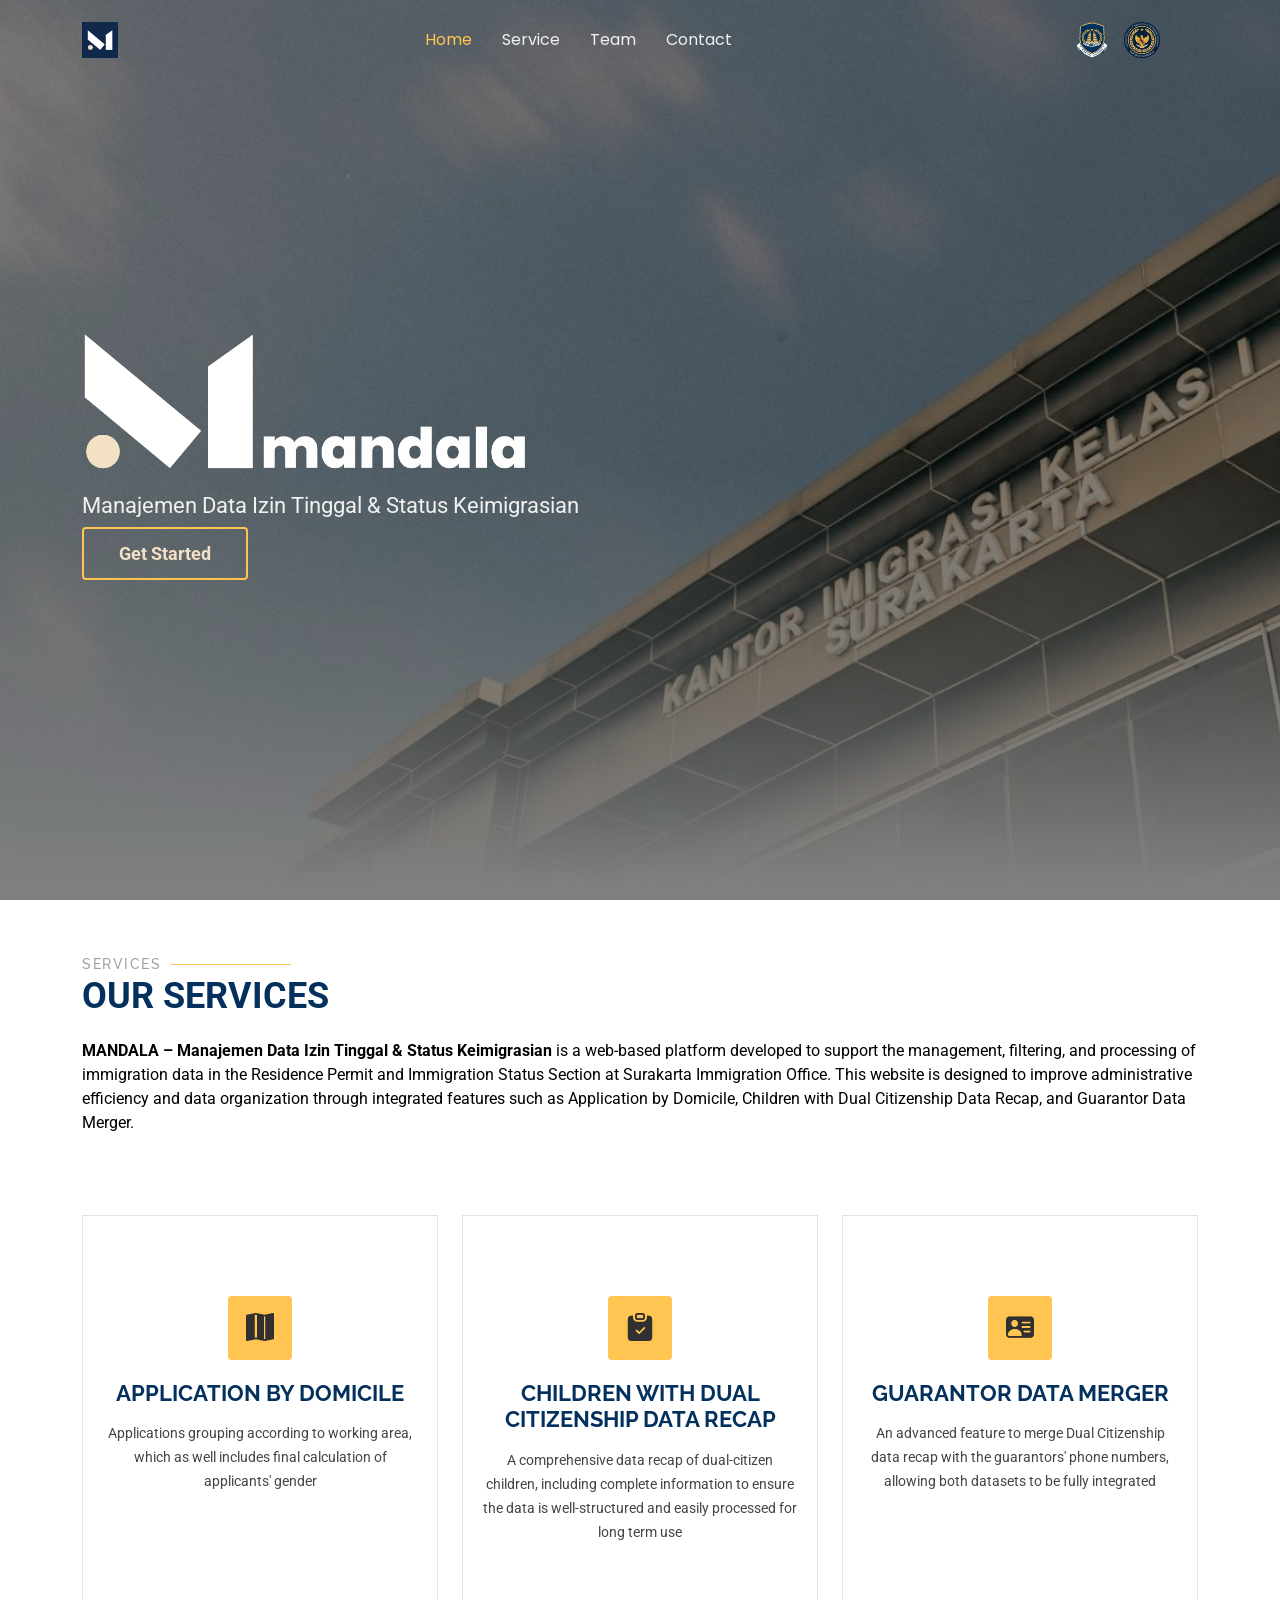
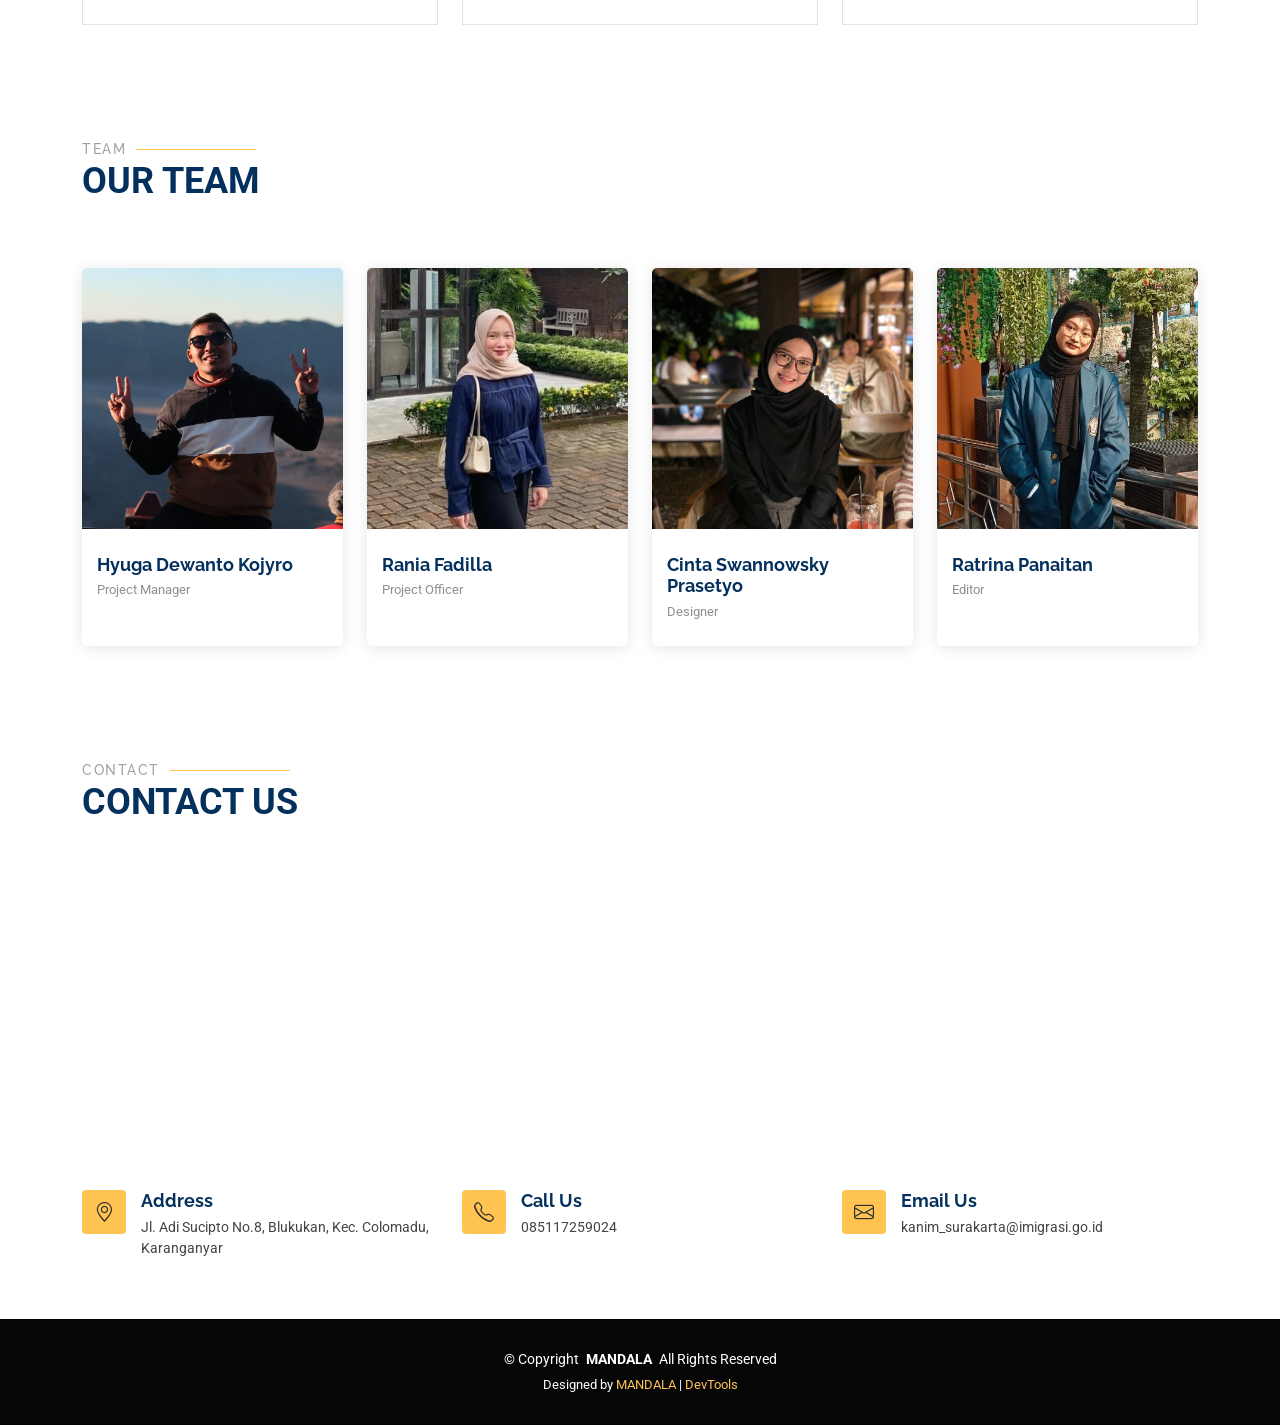
<file: templates/index.html>
<!DOCTYPE html>
<html lang="en">

<head>
  <meta charset="utf-8">
  <meta content="width=device-width, initial-scale=1.0" name="viewport">
  <title>Mandala</title>
  <meta name="description" content="">
  <meta name="keywords" content="">

  <!-- Favicons -->
  <link href="/assets/img/logo-mandala.jpeg" rel="icon">
  <link href="/assets/img/logo-mandala.jpeg" rel="sipadi icon">

  <!-- Fonts -->
  <link href="https://fonts.googleapis.com" rel="preconnect">
  <link href="https://fonts.gstatic.com" rel="preconnect" crossorigin>
  <link
    href="https://fonts.googleapis.com/css2?family=Roboto:ital,wght@0,100;0,300;0,400;0,500;0,700;0,900;1,100;1,300;1,400;1,500;1,700;1,900&family=Poppins:ital,wght@0,100;0,200;0,300;0,400;0,500;0,600;0,700;0,800;0,900;1,100;1,200;1,300;1,400;1,500;1,600;1,700;1,800;1,900&family=Raleway:ital,wght@0,100;0,200;0,300;0,400;0,500;0,600;0,700;0,800;0,900;1,100;1,200;1,300;1,400;1,500;1,600;1,700;1,800;1,900&display=swap"
    rel="stylesheet">

  <!-- Vendor CSS Files -->
  <link href="/assets/vendor/bootstrap/css/bootstrap.min.css" rel="stylesheet">
  <link href="/assets/vendor/bootstrap-icons/bootstrap-icons.css" rel="stylesheet">
  <link href="/assets/vendor/aos/aos.css" rel="stylesheet">
  <link href="/assets/vendor/swiper/swiper-bundle.min.css" rel="stylesheet">
  <link href="/assets/vendor/glightbox/css/glightbox.min.css" rel="stylesheet">

  <!-- Main CSS File -->
  <link href="/assets/css/main.css" rel="stylesheet">

</head>

<body class="index-page">

  <header id="header" class="header d-flex align-items-center fixed-top">
    <div class="container-fluid container-xl position-relative d-flex align-items-center justify-content-between">

      <a href="{{ url_for('index') }}" class="logo d-flex align-items-center me-auto me-lg-0">
        <!-- Uncomment the line below if you also wish to use an image logo -->
        <img src="/assets/img/logo-mandala_v2.jpeg" alt="">
        <!-- <h1 class="sitename">MANDALA</h1>
        <span>.</span> -->
      </a>

      <nav id="navmenu" class="navmenu">
        <ul>
          <li><a href="#hero" class="active">Home<br></a></li>
          <li><a href="#services">Service</a></li>
          <li><a href="#team">Team</a></li>
          <li><a href="#contact">Contact</a></li>
        </ul>
        <i class="mobile-nav-toggle d-xl-none bi bi-list"></i>
      </nav>

      <a class="btn-getstarteds logo d-flex align-items-center me-auto me-lg-0" href="#">
        <img src="/assets/img/logo-imigrasi.png" alt="Logo Imigrasi" class="logo-img">
        <img src="/assets/img/logo-kemenipas.png" alt="Logo Kedua" class="logo-img ms-2">
      </a>

    </div>
  </header>

  <main class="main">

    <!-- Hero Section -->
    <section id="hero" class="hero section dark-background">

      <!-- ✅ Background (pakai class khusus) -->
      <img src="/assets/img/bg-mandala.JPG" alt="Background" class="hero-bg">

      <div class="container">
        <div class="row align-items-center" data-aos="fade-up" data-aos-delay="100">

          <!-- ✅ Kiri -->
          <div class="col-xl-6 col-lg-8 text-start">

            <img src="/assets/img/mandala-bg.png" alt="Logo Mandala" class="hero-logo">

            <p class="hero-text">
              Manajemen Data Izin Tinggal & Status Keimigrasian
            </p>

            <a class="btn-getstarted" href="#services" style="margin-left: auto; padding: 14px 35px; font-size: 18px; font-weight: bold; color: #F2E1C4 ;">
              Get Started
            </a>
          </div>

        </div>
      </div>

    </section>

    </section><!-- /Hero Section -->

    <!-- Services Section -->
    <section id="services" class="services section">

      <!-- Section Title -->
      <div class="container section-title" data-aos="fade-up">
        <h2>Services</h2>
        <p>our Services</p>

        <p class="mt-3 text-mandala">
          <b>MANDALA – Manajemen Data Izin Tinggal & Status Keimigrasian</b> is a web-based platform developed to support the management, filtering, and processing of immigration data in the Residence Permit and Immigration Status Section at Surakarta Immigration Office. This website is designed to improve administrative efficiency and data organization through integrated features such as Application by Domicile, Children with Dual Citizenship Data Recap, and Guarantor Data Merger. 
        </p>

      </div><!-- End Section Title -->

      <div class="container">

        <div class="row gy-4">

          <div class="col-lg-4 col-md-6" data-aos="fade-up" data-aos-delay="100">
            <div class="service-item position-relative">
              <div class="icon">
                <i class="bi bi-map-fill"></i>
              </div>
              <a href="/rekap_kabupaten" target="_blank" class="stretched-link">
                <h3>APPLICATION BY DOMICILE</h3>
              </a>
              <p>Applications grouping according to working area, which as well includes final calculation of applicants' gender</p>
            </div>
          </div><!-- End Service Item -->

          <div class="col-lg-4 col-md-6" data-aos="fade-up" data-aos-delay="200">
            <div class="service-item position-relative">
              <div class="icon">
                <i class="bi bi-clipboard-check-fill"></i>
              </div>
              <a href="rekap" target="_blank" class="stretched-link">
                <h3>CHILDREN WITH DUAL CITIZENSHIP DATA RECAP</h3>
              </a>
              <p>
                A comprehensive data recap of dual-citizen children, including complete information to ensure the data is well-structured and easily processed for long term use
              </p>
            </div>
          </div><!-- End Service Item -->

          <div class="col-lg-4 col-md-6" data-aos="fade-up" data-aos-delay="300">
            <div class="service-item position-relative">
              <div class="icon">
                <i class="bi bi-person-vcard-fill"></i>
              </div>
              <a href="mergerdatapenjamin" target="_blank" class="stretched-link">
                <h3>GUARANTOR DATA MERGER</h3>
              </a>
              <p>An advanced feature to merge Dual Citizenship data recap with the guarantors' phone numbers, allowing both datasets to be fully integrated</p>
            </div>
          </div><!-- End Service Item -->


        </div>

      </div>

    </section><!-- /Services Section -->


    <!-- Team Section -->
    <section id="team" class="team section">

      <!-- Section Title -->
      <div class="container section-title" data-aos="fade-up">
        <h2>Team</h2>
        <p>our Team</p>
      </div><!-- End Section Title -->

      <div class="container">

        <div class="row gy-4">

          <div class="col-lg-3 col-md-6 d-flex align-items-stretch" data-aos="fade-up" data-aos-delay="100">
            <div class="team-member">
              <div class="member-img">
                <img src="/assets/img/team/hyuga.jpeg" class="img-fluid" alt="">
                <div class="social">
                  <a href="https://www.instagram.com/hyuga_dk" target="_blank"><i class="bi bi-instagram"></i></a>
                </div>
              </div>
              <div class="member-info">
                <h4>Hyuga Dewanto Kojyro</h4>
                <span>Project Manager</span>
              </div>
            </div>
          </div><!-- End Team Member -->

          <div class="col-lg-3 col-md-6 d-flex align-items-stretch" data-aos="fade-up" data-aos-delay="200">
            <div class="team-member">
              <div class="member-img">
                <img src="/assets/img/team/rania.jpeg" class="img-fluid" alt="">
                <div class="social">
                  <a href="https://www.instagram.com/rnfdla" target="_blank"><i class="bi bi-instagram"></i></a>
                </div>
              </div>
              <div class="member-info">
                <h4>Rania Fadilla</h4>
                <span>Project Officer</span>
              </div>
            </div>
          </div><!-- End Team Member -->

          <div class="col-lg-3 col-md-6 d-flex align-items-stretch" data-aos="fade-up" data-aos-delay="300">
            <div class="team-member">
              <div class="member-img">
                <img src="/assets/img/team/cinta.jpeg" class="img-fluid" alt="">
                <div class="social">
                  <a href="https://www.instagram.com/cintaswp" target="_blank"><i class="bi bi-instagram"></i></a>
                </div>
              </div>
              <div class="member-info">
                <h4>Cinta Swannowsky Prasetyo</h4>
                <span>Designer</span>
              </div>
            </div>
          </div><!-- End Team Member -->

          <div class="col-lg-3 col-md-6 d-flex align-items-stretch" data-aos="fade-up" data-aos-delay="400">
            <div class="team-member">
              <div class="member-img">
                <img src="/assets/img/team/ratrina.jpeg" class="img-fluid" alt="">
                <div class="social">
                  <a href="https://www.instagram.com/ratrina.__" target="_blank"><i class="bi bi-instagram"></i></a>
                </div>
              </div>
              <div class="member-info">
                <h4>Ratrina Panaitan</h4>
                <span>Editor</span>
              </div>
            </div>
          </div><!-- End Team Member -->

        </div>

      </div>

    </section><!-- /Team Section -->

    <!-- Contact Section -->
    <section id="contact" class="contact section">

      <!-- Section Title -->
      <div class="container section-title" data-aos="fade-up">
        <h2>Contact</h2>
        <p>Contact Us</p>
      </div><!-- End Section Title -->

      <div class="container" data-aos="fade-up" data-aos-delay="100">

        <div class="mb-4" data-aos="fade-up" data-aos-delay="200">
          <iframe style="border:0; width: 100%; height: 270px;"
            src="https://www.google.com/maps/embed?pb=!1m18!1m12!1m3!1d988.8214562024654!2d110.77199624666969!3d-7.543776117708953!2m3!1f0!2f0!3f0!3m2!1i1024!2i768!4f13.1!3m3!1m2!1s0x2e7a14635746f5d7%3A0x6d47a03ee145b70b!2sKantor%20Imigrasi%20Kelas%20I%20TPI%20Surakarta!5e0!3m2!1sid!2sid!4v1777445883650!5m2!1sid!2sid"
            frameborder="0" allowfullscreen="" loading="lazy" referrerpolicy="no-referrer-when-downgrade"></iframe>
        </div><!-- End Google Maps -->

        <div class="row gy-4">

          <div class="col-lg-4">
            <div class="info-item d-flex" data-aos="fade-up" data-aos-delay="300">
              <i class="bi bi-geo-alt flex-shrink-0"></i>
              <div>
                <h3>Address</h3>
                <p>Jl. Adi Sucipto No.8, Blukukan, Kec. Colomadu, Karanganyar</p>
              </div>
            </div>
          </div>
          <div class="col-lg-4">
            <div class="info-item d-flex" data-aos="fade-up" data-aos-delay="400">
              <i class="bi bi-telephone flex-shrink-0"></i>
              <div>
                <h3>Call Us</h3>
                <p>085117259024</p>
              </div>
            </div>
          </div>
          <div class="col-lg-4">
            <div class="info-item d-flex" data-aos="fade-up" data-aos-delay="500">
              <i class="bi bi-envelope flex-shrink-0"></i>
              <div>
                <h3>Email Us</h3>
                <p>kanim_surakarta@imigrasi.go.id</p>
              </div>
            </div>
          </div>
        </div>



      </div>

      </div>

    </section><!-- /Contact Section -->

  </main>

  <footer id="footer" class="footer dark-background">




    <div class="copyright">
      <div class="container text-center">
        <p>© <span>Copyright</span> <strong class="px-1 sitename">MANDALA</strong> <span>All Rights Reserved</span></p>
        <div class="credits">
          <!-- All the links in the footer should remain intact. -->
          <!-- You can delete the links only if you've purchased the pro version. -->
          <!-- Licensing information: https://bootstrapmade.com/license/ -->
          <!-- Purchase the pro version with working PHP/AJAX contact form: [buy-url] -->
          Designed by <a href="https://bootstrapmade.com/">MANDALA</a> | <a
            href="https://bootstrapmade.com/tools/">DevTools</a>
        </div>
      </div>
    </div>

  </footer>

  <!-- Scroll Top -->
  <a href="#" id="scroll-top" class="scroll-top d-flex align-items-center justify-content-center"><i
      class="bi bi-arrow-up-short"></i></a>

  <!-- Preloader -->
  <div id="preloader"></div>

  <!-- Vendor JS Files -->
  <script src="/assets/vendor/bootstrap/js/bootstrap.bundle.min.js"></script>
  <script src="/assets/vendor/php-email-form/validate.js"></script>
  <script src="/assets/vendor/aos/aos.js"></script>
  <script src="/assets/vendor/swiper/swiper-bundle.min.js"></script>
  <script src="/assets/vendor/glightbox/js/glightbox.min.js"></script>
  <script src="/assets/vendor/imagesloaded/imagesloaded.pkgd.min.js"></script>
  <script src="/assets/vendor/isotope-layout/isotope.pkgd.min.js"></script>
  <script src="/assets/vendor/purecounter/purecounter_vanilla.js"></script>

  <!-- Main JS File -->
  <script src="/assets/js/main.js"></script>

</body>

</html>
</file>
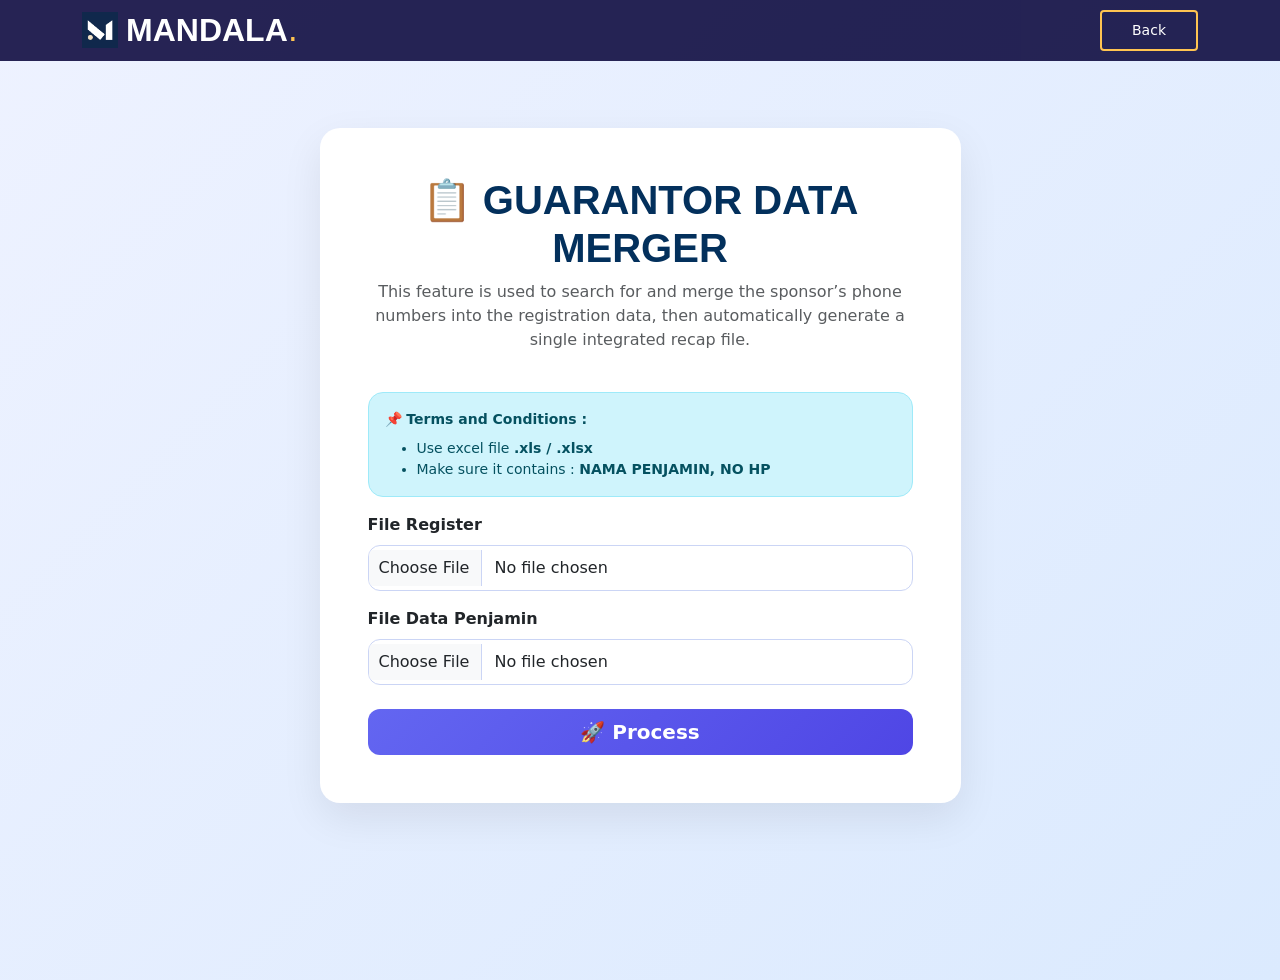
<file: templates/mergerdatapenjamin.html>
<!DOCTYPE html>
<html lang="id">

<head>
    <meta charset="UTF-8">
    <title>Merge Data Penjamin</title>
      <!-- Favicons -->
    <link href="/assets/img/logo-mandala.jpeg" rel="icon">
    <link href="/assets/img/logo-mandala.jpeg" rel="sipadi icon">
    <link href="https://cdn.jsdelivr.net/npm/bootstrap@5.3.3/dist/css/bootstrap.min.css" rel="stylesheet">
    <link rel="stylesheet" href="../assets/css/style.css">
    <link href="/assets/css/main.css" rel="stylesheet">
</head>

<body>

    <header id="header" class="header d-flex align-items-center fixed-top">
        <div class="container-fluid container-xl position-relative d-flex align-items-center justify-content-between">
            <a href="/" class="logo d-flex align-items-center me-auto me-lg-0">
                <img src="/assets/img/logo-mandala_v2.jpeg" alt="">
                <h1 class="sitename">MANDALA</h1>
                <span>.</span>
            </a>
            <a class="btn-getstarted" href="/">Back</a>
        </div>
    </header>

    <div class="container py-5" style="margin-top: 80px;">

        <div class="row justify-content-center">
            <div class="col-md-7">

                <div class="card p-5">

                    <div class="text-center mb-4">
                        <h1 class="fw-bold">📋 GUARANTOR DATA MERGER</h1>
                        <p class="text-muted">This feature is used to search for and merge the sponsor’s phone numbers into the registration data, then automatically generate a single integrated recap file.

                        </p>
                    </div>

                    <div class="alert alert-info">
                        <b>📌 Terms and Conditions :</b>
                        <ul class="mb-0 mt-2">
                            <li>Use excel file <b>.xls / .xlsx</b></li>
                            <li>Make sure it contains : <b>NAMA PENJAMIN, NO HP</b></li>
                        </ul>
                    </div>

                    <form id="formMerge">

                        <div class="mb-3">
                            <label class="form-label fw-semibold">File Register</label>
                            <input type="file" name="file_utama" class="form-control" required>
                        </div>

                        <div class="mb-4">
                            <label class="form-label fw-semibold">File Data Penjamin</label>
                            <input type="file" name="file_penjamin" class="form-control" required>
                        </div>

                        <button class="btn btn-primary btn-lg w-100">
                            🚀 Process
                        </button>
                    </form>

                    <div id="loading" class="text-center mt-3" style="display:none;">
                        <div class="spinner-border text-primary" role="status"></div>
                        <p class="mt-2 text-primary fw-bold">Sedang memproses data...</p>
                    </div>

                </div>

            </div>
        </div>
    </div>

    <div class="modal fade" id="previewModal" tabindex="-1">
        <div class="modal-dialog modal-xl modal-dialog-scrollable">
            <div class="modal-content">
                <div class="modal-header">
                    <h5 class="modal-title fw-bold">📊 Preview Hasil Merge</h5>
                    <button type="button" class="btn-close" data-bs-dismiss="modal"></button>
                </div>
                <div class="modal-body">
                    <div id="tablePreview" class="table-responsive"></div>
                </div>
                <div class="modal-footer">
                    <a href="/download_file" class="btn btn-success">
                        ⬇️ Download Excel
                    </a>
                    <button class="btn btn-secondary" data-bs-dismiss="modal">Tutup</button>
                </div>
            </div>
        </div>
    </div>

    <script src="https://cdn.jsdelivr.net/npm/bootstrap@5.3.3/dist/js/bootstrap.bundle.min.js"></script>

    <script>
    document.getElementById("formMerge").addEventListener("submit", function(e) {
        e.preventDefault();

        let formData = new FormData(this);
        document.getElementById("loading").style.display = "block";

        fetch("/process", {
                method: "POST",
                body: formData
            })
            .then(res => res.json())
            .then(data => {
                document.getElementById("loading").style.display = "none";

                if (data.status === "success") {
                    document.getElementById("tablePreview").innerHTML = data.table;
                    let modal = new bootstrap.Modal(document.getElementById("previewModal"));
                    modal.show();
                } else {
                    alert("Error: " + data.message);
                }
            })
            .catch(err => {
                document.getElementById("loading").style.display = "none";
                alert("Terjadi error pada server");
            });
    });
    </script>

</body>

</html>
</file>
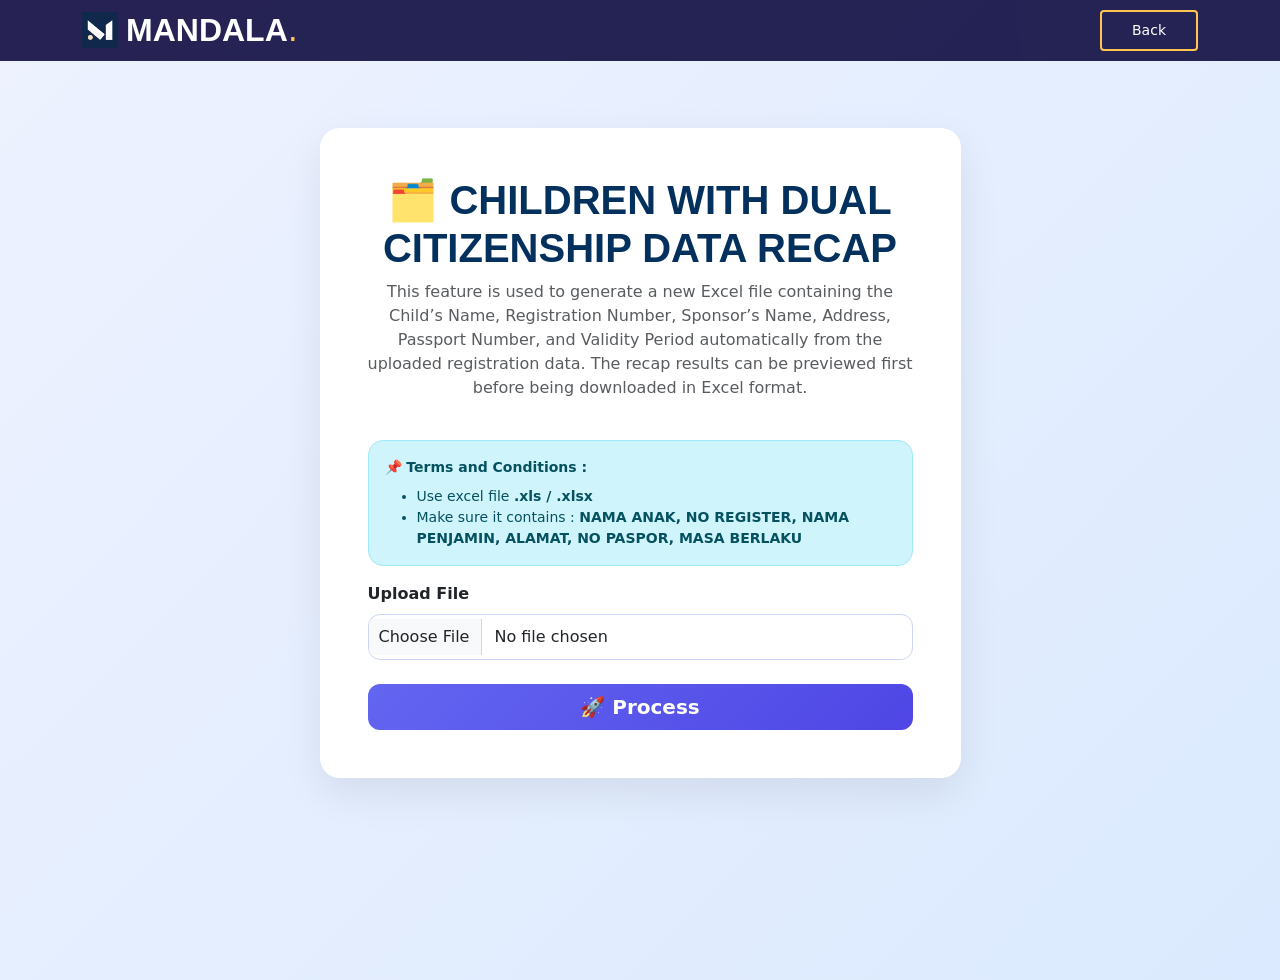
<file: templates/rekap.html>
<!DOCTYPE html>
<html>

<head>
    <meta charset="UTF-8">
    <title>Rekap Data Register</title>
      <!-- Favicons -->
    <link href="/assets/img/logo-mandala.jpeg" rel="icon">
    <link href="/assets/img/logo-mandala.jpeg" rel="sipadi icon">
    <!-- CSS -->
    <link href="https://cdn.jsdelivr.net/npm/bootstrap@5.3.3/dist/css/bootstrap.min.css" rel="stylesheet">
    <link href="/assets/css/style.css" rel="stylesheet">
    <link href="/assets/css/main.css" rel="stylesheet">
</head>

<body>

<!-- HEADER -->
<header id="header" class="header d-flex align-items-center fixed-top">
    <div class="container-fluid container-xl position-relative d-flex align-items-center justify-content-between">

      <a href="/" class="logo d-flex align-items-center me-auto me-lg-0">
        <!-- Uncomment the line below if you also wish to use an image logo -->
        <!-- <img src="assets/img/logo.png" alt=""> -->
        <img src="/assets/img/logo-mandala_v2.jpeg" alt="">
        <h1 class="sitename">MANDALA</h1>
        <span>.</span>
      </a>

      <a class="btn-getstarted" href="/">Back</a>

    </div>
    </header>

<!-- CONTENT -->
<div class="container py-5" style="margin-top:80px;">

    <div class="row justify-content-center">
        <div class="col-md-7">

            <div class="card p-5">

                <div class="text-center mb-4">
                    <h1 class="fw-bold">🗂️ CHILDREN WITH DUAL CITIZENSHIP DATA RECAP</h1>
                    <p class="text-muted">This feature is used to generate a new Excel file containing the Child’s Name, Registration Number, Sponsor’s Name, Address, Passport Number, and Validity Period automatically from the uploaded registration data. The recap results can be previewed first before being downloaded in Excel format.
                    </p>
                </div>

                <!-- INFO -->
                <div class="alert alert-info">
                    <b>📌 Terms and Conditions :</b>
                    <ul class="mb-0 mt-2">
                        <li>Use excel file <b>.xls / .xlsx</b></li>
                        <li>Make sure it contains : <b>NAMA ANAK, NO REGISTER, NAMA PENJAMIN, ALAMAT, NO PASPOR, MASA BERLAKU</b></li>
                    </ul>
                </div>

                <!-- FORM -->
                <form id="formRekap">
                    <div class="mb-4">
                        <label class="form-label fw-semibold">Upload File</label>
                        <input type="file" name="file_rekap" class="form-control" required>
                    </div>

                    <button class="btn btn-primary btn-lg w-100">
                        🚀 Process
                    </button>
                </form>

                <!-- LOADING -->
                <div id="loading" class="text-center mt-3" style="display:none;">
                    <div class="spinner-border text-primary"></div>
                    <p>Processing...</p>
                </div>

            </div>
        </div>
    </div>
</div>

<!-- MODAL (PINDAH KE LUAR) -->
<div class="modal fade" id="previewModal">
    <div class="modal-dialog modal-xl modal-dialog-scrollable">
        <div class="modal-content">

            <div class="modal-header">
                <h5>Preview Rekap</h5>
                <button class="btn-close" data-bs-dismiss="modal"></button>
            </div>

            <div class="modal-body">
                <div id="tablePreview"></div>
            </div>

            <div class="modal-footer">
                <a href="/download_file" class="btn btn-success">⬇️ Download Excel</a>
                <button class="btn btn-secondary" data-bs-dismiss="modal">Tutup</button>
            </div>

        </div>
    </div>
</div>

<!-- JS WAJIB -->
<script src="https://cdn.jsdelivr.net/npm/bootstrap@5.3.3/dist/js/bootstrap.bundle.min.js"></script>

<script>
document.getElementById("formRekap").addEventListener("submit", function(e){
    e.preventDefault();

    let formData = new FormData(this);

    // loading ON
    document.getElementById("loading").style.display = "block";

    fetch("/process_rekap", {
        method: "POST",
        body: formData
    })
    .then(res => res.json())
    .then(data => {

        // loading OFF
        document.getElementById("loading").style.display = "none";

        console.log(data); // debug

        if(data.status === "success"){
            document.getElementById("tablePreview").innerHTML = data.table;

            let modal = new bootstrap.Modal(document.getElementById("previewModal"));
            modal.show();
        } else {
            alert(data.message);
        }
    })
    .catch(err => {
        document.getElementById("loading").style.display = "none";
        console.error(err);
        alert("Terjadi error");
    });
});
</script>

</body>
</html>
</file>
<file: assets/css/style.css>
/* =========================
   GLOBAL STYLE
========================= */
body{
    margin-top: 50px;
    background: linear-gradient(135deg,#eef2ff,#dbeafe);
    min-height:100vh;
    font-family: 'Segoe UI', Tahoma, sans-serif;
}

/* =========================
   CARD STYLE
========================= */
.card{
    border:none;
    border-radius:20px;
    box-shadow:0 15px 40px rgba(0,0,0,.08);
    transition: all 0.3s ease;
}

.card:hover{
    transform: translateY(-5px);
    box-shadow:0 20px 50px rgba(0,0,0,.12);
}

/* =========================
   TITLE & TEXT
========================= */
h1{
    font-weight:700;
    color:#1e293b;
}

p{
    color:#64748b;
}

/* =========================
   ICON
========================= */
.hero-icon{
    font-size:60px;
    margin-bottom:10px;
}

/* =========================
   INPUT FILE
========================= */
input[type="file"]{
    border-radius:12px;
    padding:10px;
    border:1px solid #cbd5f5;
    transition:0.3s;
}

input[type="file"]:hover{
    border-color:#6366f1;
}

/* =========================
   BUTTON
========================= */
.btn-primary{
    background: linear-gradient(135deg,#6366f1,#4f46e5);
    border:none;
    border-radius:12px;
    font-weight:600;
    transition: all 0.3s ease;
}

.btn-primary:hover{
    background: linear-gradient(135deg,#4f46e5,#4338ca);
    transform: scale(1.03);
    box-shadow:0 10px 25px rgba(79,70,229,0.4);
}

/* =========================
   ALERT BOX
========================= */
.alert{
    border-radius:15px;
    font-size:14px;
}

/* =========================
   MODAL
========================= */
.modal-content{
    border-radius:20px;
    box-shadow:0 15px 40px rgba(0,0,0,.15);
}

/* =========================
   SCROLLBAR (opsional modern)
========================= */
::-webkit-scrollbar {
    width: 8px;
}

::-webkit-scrollbar-thumb {
    background: #a5b4fc;
    border-radius: 10px;
}

::-webkit-scrollbar-thumb:hover {
    background: #6366f1;
}
</file>
<file: assets/css/main.css>
/**
* Template Name: Gp
* Template URL: https://bootstrapmade.com/gp-free-multipurpose-html-bootstrap-template/
* Updated: Aug 15 2024 with Bootstrap v5.3.3
* Author: BootstrapMade.com
* License: https://bootstrapmade.com/license/
*/

/*--------------------------------------------------------------
# Font & Color Variables
# Help: https://bootstrapmade.com/color-system/
--------------------------------------------------------------*/
/* Fonts */
:root {
  --default-font: "Roboto",  system-ui, -apple-system, "Segoe UI", Roboto, "Helvetica Neue", Arial, "Noto Sans", "Liberation Sans", sans-serif, "Apple Color Emoji", "Segoe UI Emoji", "Segoe UI Symbol", "Noto Color Emoji";
  --heading-font: "Raleway",  sans-serif;
  --nav-font: "Poppins",  sans-serif;
}

/* Global Colors - The following color variables are used throughout the website. Updating them here will change the color scheme of the entire website */
:root { 
  --background-color: #ffffff; /* Background color for the entire website, including individual sections */
  --default-color: #444444; /* Default color used for the majority of the text content across the entire website */
  --heading-color: #03305c; /* Color for headings, subheadings and title throughout the website */
  --accent-color: #ffc451; /* Accent color that represents your brand on the website. It's used for buttons, links, and other elements that need to stand out */
  --surface-color: #ffffff; /* The surface color is used as a background of boxed elements within sections, such as cards, icon boxes, or other elements that require a visual separation from the global background. */
  --contrast-color: #312f2f; /* Contrast color for text, ensuring readability against backgrounds of accent, heading, or default colors. */
}

/* Nav Menu Colors - The following color variables are used specifically for the navigation menu. They are separate from the global colors to allow for more customization options */
:root {
  --nav-color: rgba(255, 255, 255, 0.905);  /* The default color of the main navmenu links */
  --nav-hover-color: #ffc451; /* Applied to main navmenu links when they are hovered over or active */
  --nav-mobile-background-color: #ffffff; /* Used as the background color for mobile navigation menu */
  --nav-dropdown-background-color: #ffffff; /* Used as the background color for dropdown items that appear when hovering over primary navigation items */
  --nav-dropdown-color: #03305c; /* Used for navigation links of the dropdown items in the navigation menu. */
  --nav-dropdown-hover-color: #ffc451; /* Similar to --nav-hover-color, this color is applied to dropdown navigation links when they are hovered over. */
}

/* Color Presets - These classes override global colors when applied to any section or element, providing reuse of the sam color scheme. */

.light-background {
  --background-color: #f9f9f9;
  --surface-color: #ffffff;
}

.dark-background {
  --background-color: #060606;
  --default-color: #ffffff;
  --heading-color: #ffffff;
  --surface-color: #252525;
  --contrast-color: #2a2727;
}

/* Smooth scroll */
:root {
  scroll-behavior: smooth;
}

/*--------------------------------------------------------------
# General Styling & Shared Classes
--------------------------------------------------------------*/
body {
  color: var(--default-color);
  background-color: var(--background-color);
  font-family: var(--default-font);
}

a {
  color: var(--accent-color);
  text-decoration: none;
  transition: 0.3s;
}

a:hover {
  color: color-mix(in srgb, var(--accent-color), transparent 25%);
  text-decoration: none;
}

h1,
h2,
h3,
h4,
h5,
h6 {
  color: var(--heading-color);
  font-family: var(--heading-font);
}

/* PHP Email Form Messages
------------------------------*/
.php-email-form .error-message {
  display: none;
  background: #df1529;
  color: #ffffff;
  text-align: left;
  padding: 15px;
  margin-bottom: 24px;
  font-weight: 600;
}

.php-email-form .sent-message {
  display: none;
  color: #ffffff;
  background: #059652;
  text-align: center;
  padding: 15px;
  margin-bottom: 24px;
  font-weight: 600;
}

.php-email-form .loading {
  display: none;
  background: var(--surface-color);
  text-align: center;
  padding: 15px;
  margin-bottom: 24px;
}

.php-email-form .loading:before {
  content: "";
  display: inline-block;
  border-radius: 50%;
  width: 24px;
  height: 24px;
  margin: 0 10px -6px 0;
  border: 3px solid var(--accent-color);
  border-top-color: var(--surface-color);
  animation: php-email-form-loading 1s linear infinite;
}

@keyframes php-email-form-loading {
  0% {
    transform: rotate(0deg);
  }

  100% {
    transform: rotate(360deg);
  }
}

/*--------------------------------------------------------------
# Global Header
--------------------------------------------------------------*/
.header {
  --background-color: rgba(5, 2, 57, 0.859);
  --heading-color: #ffffff;
  --contrast-color: #ffffff;
  color: var(--default-color);
  background-color: var(--background-color);
  padding: 10px 0;
  transition: all 0.5s;
  z-index: 997;
}

.header .logo {
  line-height: 1;
}

.header .logo img {
  max-height: 36px;
  margin-right: 8px;
}

.header .logo h1 {
  font-size: 32px;
  margin: 0;
  font-weight: 700;
  color: var(--heading-color);
}

.header .logo span {
  color: var(--accent-color);
  font-size: 32px;
}

.header .btn-getstarted,
.header .btn-getstarted:focus {
  color: white;
  font-size: 14px;
  padding: 8px 30px;
  margin: 0 0 0 30px;
  border-radius: 4px;
  transition: 0.3s;
  border: 2px solid var(--accent-color);
}

.header .btn-getstarted:hover,
.header .btn-getstarted:focus:hover {
  color: var(--default-color);
  background: var(--accent-color);
}

.header .btn-getstarteds,
.header .btn-getstarteds:focus {
  color: white;
  font-size: 14px;
  padding: 8px 30px;
  margin: 0 0 0 30px;
  border-radius: 4px;
  transition: 0.3s;
}




.container .btn-getstarted,
.container .btn-getstarted:focus {
  color: white;
  font-size: 14px;
  padding: 8px 30px;
  margin: 0 0 0 30px;
  border-radius: 4px;
  transition: 0.3s;
  border: 2px solid var(--accent-color);
}


.container .btn-getstarted:hover,
.container .btn-getstarted:focus:hover {
  color: var(--default-color);
  background: var(--accent-color);
}

@media (max-width: 1200px) {
  .header .logo {
    order: 1;
  }

  .header .btn-getstarted {
    order: 2;
    margin: 0 15px 0 0;
    padding: 6px 15px;
  }

  .header .navmenu {
    order: 3;
  }
}

.scrolled .header {
  box-shadow: 0px 0 18px rgba(0, 0, 0, 0.1);
}

/* Index Page Header
------------------------------*/
.index-page .header {
  --background-color: rgba(0, 0, 0, 0);
}

/* Index Page Header on Scroll
------------------------------*/
.index-page.scrolled .header {
  --background-color: rgba(5, 2, 57, 0.859);
}

/*--------------------------------------------------------------
# Navigation Menu
--------------------------------------------------------------*/
/* Navmenu - Desktop */
@media (min-width: 1200px) {
  .navmenu {
    padding: 0;
  }

  .navmenu ul {
    margin: 0;
    padding: 0;
    display: flex;
    list-style: none;
    align-items: center;
  }

  .navmenu li {
    position: relative;
  }

  .navmenu a,
  .navmenu a:focus {
    color: var(--nav-color);
    padding: 18px 15px;
    font-size: 16px;
    font-family: var(--nav-font);
    font-weight: 400;
    display: flex;
    align-items: center;
    justify-content: space-between;
    white-space: nowrap;
    transition: 0.3s;
  }

  .navmenu a i,
  .navmenu a:focus i {
    font-size: 12px;
    line-height: 0;
    margin-left: 5px;
    transition: 0.3s;
  }

  .navmenu li:last-child a {
    padding-right: 0;
  }

  .navmenu li:hover>a,
  .navmenu .active,
  .navmenu .active:focus {
    color: var(--nav-hover-color);
  }

  .navmenu .dropdown ul {
    margin: 0;
    padding: 10px 0;
    background: var(--nav-dropdown-background-color);
    display: block;
    position: absolute;
    visibility: hidden;
    left: 14px;
    top: 130%;
    opacity: 0;
    transition: 0.3s;
    border-radius: 0;
    z-index: 99;
    box-shadow: 0px 0px 30px rgba(0, 0, 0, 0.1);
  }

  .navmenu .dropdown ul li {
    min-width: 200px;
  }

  .navmenu .dropdown ul a {
    padding: 10px 20px;
    font-size: 15px;
    text-transform: none;
    color: var(--nav-dropdown-color);
  }

  .navmenu .dropdown ul a i {
    font-size: 12px;
  }

  .navmenu .dropdown ul a:hover,
  .navmenu .dropdown ul .active:hover,
  .navmenu .dropdown ul li:hover>a {
    background-color: var(--nav-dropdown-hover-color);
  }

  .navmenu .dropdown:hover>ul {
    opacity: 1;
    top: 100%;
    visibility: visible;
  }

  .navmenu .dropdown .dropdown ul {
    top: 0;
    left: -90%;
    visibility: hidden;
  }

  .navmenu .dropdown .dropdown:hover>ul {
    opacity: 1;
    top: 0;
    left: -100%;
    visibility: visible;
  }
}

/* Navmenu - Mobile */
@media (max-width: 1199px) {
  .mobile-nav-toggle {
    color: var(--nav-color);
    font-size: 28px;
    line-height: 0;
    margin-right: 10px;
    cursor: pointer;
    transition: color 0.3s;
  }

  .navmenu {
    padding: 0;
    z-index: 9997;
  }

  .navmenu ul {
    display: none;
    list-style: none;
    position: absolute;
    inset: 60px 20px 20px 20px;
    padding: 10px 0;
    margin: 0;
    border-radius: 6px;
    background-color: var(--nav-mobile-background-color);
    overflow-y: auto;
    transition: 0.3s;
    z-index: 9998;
    box-shadow: 0px 0px 30px rgba(0, 0, 0, 0.1);
  }

  .navmenu a,
  .navmenu a:focus {
    color: var(--nav-dropdown-color);
    padding: 10px 20px;
    font-family: var(--nav-font);
    font-size: 17px;
    font-weight: 500;
    display: flex;
    align-items: center;
    justify-content: space-between;
    white-space: nowrap;
    transition: 0.3s;
  }

  .navmenu a i,
  .navmenu a:focus i {
    font-size: 12px;
    line-height: 0;
    margin-left: 5px;
    width: 30px;
    height: 30px;
    display: flex;
    align-items: center;
    justify-content: center;
    border-radius: 50%;
    transition: 0.3s;
    background-color: color-mix(in srgb, var(--accent-color), white 90%);
  }

  .navmenu a i:hover,
  .navmenu a:focus i:hover {
    background-color: color-mix(in srgb, var(--accent-color), white 90%);
  }

  .navmenu a:hover,
  .navmenu .active,
  .navmenu .active:focus {
    background-color: var(--nav-dropdown-hover-color);
  }

  .navmenu .active i,
  .navmenu .active:focus i {
    transform: rotate(180deg);
  }

  .navmenu .dropdown ul {
    position: static;
    display: none;
    z-index: 99;
    padding: 10px 0;
    margin: 10px 20px;
    background-color: var(--nav-dropdown-background-color);
    border: 1px solid color-mix(in srgb, var(--default-color), transparent 90%);
    box-shadow: none;
    transition: all 0.5s ease-in-out;
  }

  .navmenu .dropdown ul ul {
    background-color: rgba(33, 37, 41, 0.1);
  }

  .navmenu .dropdown>.dropdown-active {
    display: block;
    background-color: rgba(33, 37, 41, 0.03);
  }

  .mobile-nav-active {
    overflow: hidden;
  }

  .mobile-nav-active .mobile-nav-toggle {
    color: #fff;
    position: absolute;
    font-size: 32px;
    top: 15px;
    right: 15px;
    margin-right: 0;
    z-index: 9999;
  }

  .mobile-nav-active .navmenu {
    position: fixed;
    overflow: hidden;
    inset: 0;
    background: rgba(33, 37, 41, 0.8);
    transition: 0.3s;
  }

  .mobile-nav-active .navmenu>ul {
    display: block;
  }
}

/*--------------------------------------------------------------
# Global Footer
--------------------------------------------------------------*/
.footer {
  color: var(--default-color);
  background-color: var(--background-color);
  font-size: 14px;
  position: relative;
}

.footer .footer-top {
  padding: 50px 0;
  background-color: color-mix(in srgb, var(--footer-background-color) 90%, white 10%);
}

.footer .footer-about .logo {
  line-height: 1;
  margin-bottom: 10px;
}

.footer .footer-about .logo img {
  max-height: 40px;
  margin-right: 6px;
}

.footer .footer-about .logo span {
  font-size: 26px;
  font-weight: 700;
  letter-spacing: 1px;
  font-family: var(--heading-font);
  color: var(--heading-color);
}

.footer .footer-about p {
  font-size: 14px;
  font-family: var(--heading-font);
}

.footer .social-links a {
  color: color-mix(in srgb, var(--default-color), transparent 30%);
  background-color: color-mix(in srgb, var(--default-color) 5%, white 10%);
  display: flex;
  align-items: center;
  justify-content: center;
  width: 40px;
  height: 40px;
  border-radius: 4px;
  font-size: 16px;
  margin-right: 10px;
  transition: 0.3s;
}

.footer .social-links a:hover {
  color: var(--contrast-color);
  background-color: var(--accent-color);
}

.footer h4 {
  font-size: 16px;
  font-weight: bold;
  position: relative;
  padding-bottom: 12px;
}

.footer .footer-links {
  margin-bottom: 30px;
}

.footer .footer-links ul {
  list-style: none;
  padding: 0;
  margin: 0;
}

.footer .footer-links ul i {
  margin-right: 4px;
  font-size: 12px;
  line-height: 0;
  color: var(--accent-color);
}

.footer .footer-links ul li {
  padding: 10px 0;
  display: flex;
  align-items: center;
}

.footer .footer-links ul li:first-child {
  padding-top: 0;
}

.footer .footer-links ul a {
  color: color-mix(in srgb, var(--default-color), transparent 30%);
  display: inline-block;
  line-height: 1;
}

.footer .footer-links ul a:hover {
  color: var(--accent-color);
}

.footer .footer-contact p {
  margin-bottom: 5px;
}

.footer .footer-newsletter .newsletter-form {
  margin-top: 30px;
  margin-bottom: 15px;
  padding: 6px 8px;
  position: relative;
  border-radius: 4px;
  border: 1px solid color-mix(in srgb, var(--default-color), transparent 80%);
  display: flex;
  background-color: color-mix(in srgb, var(--footer-background-color) 90%, white 15%);
  transition: 0.3s;
}

.footer .footer-newsletter .newsletter-form:focus-within {
  border-color: var(--accent-color);
}

.footer .footer-newsletter .newsletter-form input[type=email] {
  border: 0;
  padding: 4px;
  width: 100%;
  background-color: color-mix(in srgb, var(--footer-background-color) 90%, white 15%);
  color: var(--default-color);
}

.footer .footer-newsletter .newsletter-form input[type=email]:focus-visible {
  outline: none;
}

.footer .footer-newsletter .newsletter-form input[type=submit] {
  border: 0;
  font-size: 16px;
  padding: 0 20px;
  margin: -7px -8px -7px 0;
  background: var(--accent-color);
  color: var(--contrast-color);
  transition: 0.3s;
  border-radius: 0 4px 4px 0;
}

.footer .footer-newsletter .newsletter-form input[type=submit]:hover {
  background: color-mix(in srgb, var(--accent-color), transparent 20%);
}

.footer .copyright {
  padding: 30px 0;
}

.footer .copyright p {
  margin-bottom: 0;
}

.footer .credits {
  margin-top: 5px;
  font-size: 13px;
}

/*--------------------------------------------------------------
# Preloader
--------------------------------------------------------------*/
#preloader {
  position: fixed;
  inset: 0;
  z-index: 999999;
  overflow: hidden;
  background: #000;
  transition: all 0.6s ease-out;
}

#preloader:before {
  content: "";
  position: fixed;
  top: calc(50% - 30px);
  left: calc(50% - 30px);
  border: 6px solid #ffffff;
  border-color: var(--accent-color) transparent var(--accent-color) transparent;
  border-radius: 50%;
  width: 60px;
  height: 60px;
  animation: animate-preloader 1.5s linear infinite;
}

@keyframes animate-preloader {
  0% {
    transform: rotate(0deg);
  }

  100% {
    transform: rotate(360deg);
  }
}

/*--------------------------------------------------------------
# Scroll Top Button
--------------------------------------------------------------*/
.scroll-top {
  position: fixed;
  visibility: hidden;
  opacity: 0;
  right: 15px;
  bottom: 15px;
  z-index: 99999;
  background-color: var(--accent-color);
  width: 40px;
  height: 40px;
  border-radius: 4px;
  transition: all 0.4s;
}

.scroll-top i {
  font-size: 24px;
  color: var(--contrast-color);
  line-height: 0;
}

.scroll-top:hover {
  background-color: color-mix(in srgb, var(--accent-color), transparent 20%);
  color: var(--contrast-color);
}

.scroll-top.active {
  visibility: visible;
  opacity: 1;
}

/*--------------------------------------------------------------
# Disable aos animation delay on mobile devices
--------------------------------------------------------------*/
@media screen and (max-width: 768px) {
  [data-aos-delay] {
    transition-delay: 0 !important;
  }
}

/*--------------------------------------------------------------
# Global Page Titles & Breadcrumbs
--------------------------------------------------------------*/
.page-title {
  color: var(--default-color);
  background-color: var(--background-color);
  position: relative;
}

.page-title .heading {
  padding: 80px 0;
  border-top: 1px solid color-mix(in srgb, var(--default-color), transparent 90%);
}

.page-title .heading h1 {
  font-size: 38px;
  font-weight: 700;
}

.page-title nav {
  background-color: color-mix(in srgb, var(--default-color), transparent 95%);
  padding: 20px 0;
}

.page-title nav ol {
  display: flex;
  flex-wrap: wrap;
  list-style: none;
  margin: 0;
  padding: 0;
  font-size: 16px;
  font-weight: 400;
}

.page-title nav ol li+li {
  padding-left: 10px;
}

.page-title nav ol li+li::before {
  content: "/";
  display: inline-block;
  padding-right: 10px;
  color: color-mix(in srgb, var(--default-color), transparent 70%);
}

/*--------------------------------------------------------------
# Global Sections
--------------------------------------------------------------*/
section,
.section {
  color: var(--default-color);
  background-color: var(--background-color);
  padding: 60px 0;
  scroll-margin-top: 80px;
  overflow: clip;
}

@media (max-width: 1199px) {

  section,
  .section {
    scroll-margin-top: 58px;
  }
}

/*--------------------------------------------------------------
# Global Section Titles
--------------------------------------------------------------*/
.section-title {
  padding-bottom: 60px;
  position: relative;
}

.section-title h2 {
  font-size: 14px;
  font-weight: 500;
  padding: 0;
  line-height: 1px;
  margin: 0;
  letter-spacing: 1.5px;
  text-transform: uppercase;
  color: color-mix(in srgb, var(--default-color), transparent 50%);
  position: relative;
}

.section-title h2::after {
  content: "";
  width: 120px;
  height: 1px;
  display: inline-block;
  background: var(--accent-color);
  margin: 4px 10px;
}

.section-title p {
  color: var(--heading-color);
  margin: 0;
  font-size: 36px;
  font-weight: 700;
  text-transform: uppercase;
}

.section-title .text-mandala {
    font-size: 1rem;
    font-weight: normal;
    color: #000000; /* Sesuaikan jika background hero gelap */
    text-align: left;
    max-width: 100%;
    margin-bottom: 20px;
    text-transform: none;
}

/* ================= HERO ================= */
.hero {
  width: 100%;
  min-height: 100vh;
  position: relative;
  padding: 120px 0;
  display: flex;
  align-items: center; /* 🔥 vertical center */
}

/* ================= BACKGROUND ONLY ================= */
.hero-bg {
  position: absolute;
  inset: 0;
  width: 100%;
  height: 100%;
  object-fit: cover;
  z-index: 1;
}

/* overlay */
.hero::before {
  content: "";
  position: absolute;
  inset: 0;
  background: rgba(0, 0, 0, 0.5);
  z-index: 2;
}

/* content */
.hero .container {
  position: relative;
  z-index: 3;
}

/* ================= LOGO ================= */
.hero-logo {
  max-width: 540px;
  width: 100%;
  height: auto; /* 🔥 penting biar tidak kepotong */
  display: block;
  margin-bottom: 15px;
  margin-left: -45px;
}

/* ================= TEXT ================= */
.hero-text {
  font-size: 22px;
  color: #f1f1f1;
  line-height: 1.6;
}

/* ================= RESPONSIVE ================= */
@media (max-width: 768px) {
  .hero {
    text-align: center;
  }

  .hero-logo {
    margin: 0 auto 15px auto;
    max-width: 260px;
  }

  .hero-text {
    font-size: 16px;
  }
}


/*--------------------------------------------------------------
# About Section
--------------------------------------------------------------*/
.about .content h3 {
  font-size: 1.75rem;
  font-weight: 700;
}

.about .content .fst-italic {
  color: color-mix(in srgb, var(--default-color), var(--contrast-color) 50%);
}

.about .content ul {
  list-style: none;
  padding: 0;
}

.about .content ul li {
  padding: 10px 0 0 0;
  display: flex;
}

.about .content ul i {
  color: var(--accent-color);
  margin-right: 0.5rem;
  line-height: 1.2;
  font-size: 1.25rem;
}

.about .content p:last-child {
  margin-bottom: 0;
}

/*--------------------------------------------------------------
# Clients Section
--------------------------------------------------------------*/
.clients .swiper-slide img {
  opacity: 0.5;
  transition: 0.3s;
  filter: grayscale(100);
}

.clients .swiper-slide img:hover {
  filter: none;
  opacity: 1;
}

.clients .swiper-wrapper {
  height: auto;
}

.clients .swiper-pagination {
  margin-top: 20px;
  position: relative;
}

.clients .swiper-pagination .swiper-pagination-bullet {
  width: 12px;
  height: 12px;
  opacity: 1;
  background-color: color-mix(in srgb, var(--default-color), transparent 80%);
}

.clients .swiper-pagination .swiper-pagination-bullet-active {
  background-color: var(--accent-color);
}

/*--------------------------------------------------------------
# Features Section
--------------------------------------------------------------*/
.features .features-image {
  position: relative;
  min-height: 400px;
}

.features .features-image img {
  position: absolute;
  inset: 0;
  display: block;
  width: 100%;
  height: 100%;
  object-fit: cover;
  z-index: 1;
}

.features .features-item h4 {
  font-size: 20px;
  font-weight: 700;
  margin: 0 0 5px 0;
}

.features .features-item i {
  font-size: 48px;
  color: var(--accent-color);
  margin-right: 20px;
  line-height: 0;
}

.features .features-item p {
  font-size: 15px;
  color: color-mix(in srgb, var(--default-color), transparent 20%);
  margin: 0;
}

/*--------------------------------------------------------------
# Services Section
--------------------------------------------------------------*/
.services .service-item {
  background-color: var(--surface-color);
  text-align: center;
  border: 1px solid color-mix(in srgb, var(--default-color), transparent 85%);
  padding: 80px 20px;
  height: 100%;
  transition: all ease-in-out 0.3s;
}

.services .service-item .icon {
  background: var(--accent-color);
  color: var(--contrast-color);
  margin: 0 auto;
  width: 64px;
  height: 64px;
  border-radius: 4px;
  display: flex;
  align-items: center;
  justify-content: center;
  margin-bottom: 20px;
  transition: 0.3s;
}

.services .service-item .icon i {
  font-size: 28px;
  transition: ease-in-out 0.3s;
}

.services .service-item h3 {
  font-weight: 700;
  margin: 10px 0 15px 0;
  font-size: 22px;
  transition: 0.3s;
}

.services .service-item p {
  line-height: 24px;
  font-size: 14px;
  margin-bottom: 0;
}

.services .service-item:hover {
  box-shadow: 0 15px 35px rgba(0, 0, 0, 0.12);
  transform: translateY(-10px);
  transition: all 0.3s ease;
}

/*--------------------------------------------------------------
# Call To Action Section
--------------------------------------------------------------*/
.call-to-action {
  padding: 80px 0;
  position: relative;
  clip-path: inset(0);
}

.call-to-action img {
  position: fixed;
  top: 0;
  left: 0;
  display: block;
  width: 100%;
  height: 100%;
  object-fit: cover;
  z-index: 1;
}

.call-to-action:before {
  content: "";
  background: color-mix(in srgb, var(--background-color), transparent 50%);
  position: absolute;
  inset: 0;
  z-index: 2;
}

.call-to-action .container {
  position: relative;
  z-index: 3;
}

.call-to-action h3 {
  font-size: 28px;
  font-weight: 700;
  color: var(--default-color);
}

.call-to-action p {
  color: var(--default-color);
}

.call-to-action .cta-btn {
  font-family: var(--heading-font);
  font-weight: 500;
  font-size: 16px;
  letter-spacing: 1px;
  display: inline-block;
  padding: 12px 40px;
  border-radius: 5px;
  transition: 0.5s;
  margin: 10px;
  border: 2px solid var(--default-color);
  color: var(--default-color);
}

.call-to-action .cta-btn:hover {
  background: var(--accent-color);
  color: var(--background-color);
  border: 2px solid var(--accent-color);
}

/*--------------------------------------------------------------
# Portfolio Section
--------------------------------------------------------------*/
.portfolio .portfolio-filters {
  padding: 0;
  margin: 0 auto 20px auto;
  list-style: none;
  text-align: center;
}

.portfolio .portfolio-filters li {
  cursor: pointer;
  display: inline-block;
  padding: 8px 20px 10px 20px;
  margin: 0;
  font-size: 15px;
  font-weight: 500;
  line-height: 1;
  margin-bottom: 5px;
  border-radius: 4px;
  transition: all 0.3s ease-in-out;
  font-family: var(--heading-font);
}

.portfolio .portfolio-filters li:hover,
.portfolio .portfolio-filters li.filter-active {
  color: var(--contrast-color);
  background-color: var(--accent-color);
}

.portfolio .portfolio-filters li:first-child {
  margin-left: 0;
}

.portfolio .portfolio-filters li:last-child {
  margin-right: 0;
}

@media (max-width: 575px) {
  .portfolio .portfolio-filters li {
    font-size: 14px;
    margin: 0 0 10px 0;
  }
}

.portfolio .portfolio-item {
  position: relative;
  overflow: hidden;
}

.portfolio .portfolio-item .portfolio-info {
  opacity: 0;
  position: absolute;
  left: 12px;
  right: 12px;
  bottom: -100%;
  z-index: 3;
  transition: all ease-in-out 0.5s;
  background: color-mix(in srgb, var(--background-color), transparent 10%);
  padding: 15px;
}

.portfolio .portfolio-item .portfolio-info h4 {
  font-size: 18px;
  font-weight: 600;
  padding-right: 50px;
}

.portfolio .portfolio-item .portfolio-info p {
  color: color-mix(in srgb, var(--default-color), transparent 30%);
  font-size: 14px;
  margin-bottom: 0;
  padding-right: 50px;
}

.portfolio .portfolio-item .portfolio-info .preview-link,
.portfolio .portfolio-item .portfolio-info .details-link {
  position: absolute;
  right: 50px;
  font-size: 24px;
  top: calc(50% - 14px);
  color: color-mix(in srgb, var(--default-color), transparent 30%);
  transition: 0.3s;
  line-height: 0;
}

.portfolio .portfolio-item .portfolio-info .preview-link:hover,
.portfolio .portfolio-item .portfolio-info .details-link:hover {
  color: var(--accent-color);
}

.portfolio .portfolio-item .portfolio-info .details-link {
  right: 14px;
  font-size: 28px;
}

.portfolio .portfolio-item:hover .portfolio-info {
  opacity: 1;
  bottom: 0;
}

/*--------------------------------------------------------------
# Stats Section
--------------------------------------------------------------*/
.stats .stats-item {
  padding: 10px;
}

.stats .stats-item i {
  font-size: 44px;
  color: var(--accent-color);
  line-height: 0;
  margin-right: 15px;
}

.stats .stats-item .purecounter {
  color: var(--heading-color);
  font-size: 40px;
  display: block;
  font-weight: 700;
  line-height: 40px;
}

.stats .stats-item p {
  color: color-mix(in srgb, var(--default-color), transparent 40%);
  padding: 15px 0 0 0;
  margin: 0;
  font-family: var(--heading-font);
  font-size: 14px;
}

/*--------------------------------------------------------------
# Testimonials Section
--------------------------------------------------------------*/
.testimonials {
  padding: 80px 0;
  position: relative;
}

.testimonials:before {
  content: "";
  background: color-mix(in srgb, var(--background-color), transparent 30%);
  position: absolute;
  inset: 0;
  z-index: 2;
}

.testimonials .testimonials-bg {
  position: absolute;
  inset: 0;
  display: block;
  width: 100%;
  height: 100%;
  object-fit: cover;
  z-index: 1;
}

.testimonials .container {
  position: relative;
  z-index: 3;
}

.testimonials .testimonials-carousel,
.testimonials .testimonials-slider {
  overflow: hidden;
}

.testimonials .testimonial-item {
  text-align: center;
}

.testimonials .testimonial-item .testimonial-img {
  width: 100px;
  border-radius: 50%;
  border: 6px solid color-mix(in srgb, var(--default-color), transparent 85%);
  margin: 0 auto;
}

.testimonials .testimonial-item h3 {
  font-size: 20px;
  font-weight: bold;
  margin: 10px 0 5px 0;
}

.testimonials .testimonial-item h4 {
  font-size: 14px;
  margin: 0 0 15px 0;
  color: color-mix(in srgb, var(--default-color), transparent 40%);
}

.testimonials .testimonial-item .stars {
  margin-bottom: 15px;
}

.testimonials .testimonial-item .stars i {
  color: #ffc107;
  margin: 0 1px;
}

.testimonials .testimonial-item .quote-icon-left,
.testimonials .testimonial-item .quote-icon-right {
  color: color-mix(in srgb, var(--default-color), transparent 40%);
  font-size: 26px;
  line-height: 0;
}

.testimonials .testimonial-item .quote-icon-left {
  display: inline-block;
  left: -5px;
  position: relative;
}

.testimonials .testimonial-item .quote-icon-right {
  display: inline-block;
  right: -5px;
  position: relative;
  top: 10px;
  transform: scale(-1, -1);
}

.testimonials .testimonial-item p {
  font-style: italic;
  margin: 0 auto 15px auto;
}

.testimonials .swiper-wrapper {
  height: auto;
}

.testimonials .swiper-pagination {
  margin-top: 20px;
  position: relative;
}

.testimonials .swiper-pagination .swiper-pagination-bullet {
  width: 12px;
  height: 12px;
  background-color: color-mix(in srgb, var(--default-color), transparent 50%);
  opacity: 0.5;
}

.testimonials .swiper-pagination .swiper-pagination-bullet-active {
  background-color: var(--default-color);
  opacity: 1;
}

@media (min-width: 992px) {
  .testimonials .testimonial-item p {
    width: 80%;
  }
}

/*--------------------------------------------------------------
# Team Section
--------------------------------------------------------------*/
.team .team-member {
  background-color: var(--surface-color);
  overflow: hidden;
  border-radius: 5px;
  box-shadow: 0px 2px 15px rgba(0, 0, 0, 0.1);
  height: 100%;
}

.team .team-member .member-img {
  position: relative;
  overflow: hidden;
}

.team .team-member .social {
  position: absolute;
  left: 0;
  bottom: 30px;
  right: 0;
  opacity: 0;
  transition: ease-in-out 0.3s;
  text-align: center;
}

.team .team-member .social a {
  background: color-mix(in srgb, var(--contrast-color), transparent 25%);
  color: color-mix(in srgb, var(--default-color), transparent 20%);
  margin: 0 3px;
  border-radius: 4px;
  width: 36px;
  height: 36px;
  transition: ease-in-out 0.3s;
  display: inline-flex;
  justify-content: center;
  align-items: center;
}

.team .team-member .social a:hover {
  color: var(--contrast-color);
  background: var(--accent-color);
}

.team .team-member .social i {
  font-size: 18px;
  line-height: 0;
}

.team .team-member .member-info {
  padding: 25px 15px;
}

.team .team-member .member-info h4 {
  font-weight: 700;
  margin-bottom: 5px;
  font-size: 18px;
}

.team .team-member .member-info span {
  display: block;
  font-size: 13px;
  font-weight: 400;
  color: color-mix(in srgb, var(--default-color), transparent 40%);
}

.team .team-member:hover .social {
  opacity: 1;
  bottom: 15px;
}

/*--------------------------------------------------------------
# Contact Section
--------------------------------------------------------------*/
.contact .info-item+.info-item {
  margin-top: 40px;
}

.contact .info-item i {
  color: var(--contrast-color);
  background: var(--accent-color);
  font-size: 20px;
  width: 44px;
  height: 44px;
  display: flex;
  justify-content: center;
  align-items: center;
  border-radius: 4px;
  transition: all 0.3s ease-in-out;
  margin-right: 15px;
}

.contact .info-item h3 {
  padding: 0;
  font-size: 18px;
  font-weight: 700;
  margin-bottom: 5px;
}

.contact .info-item p {
  padding: 0;
  margin-bottom: 0;
  font-size: 14px;
}

.contact .php-email-form {
  height: 100%;
}

.contact .php-email-form input[type=text],
.contact .php-email-form input[type=email],
.contact .php-email-form textarea {
  font-size: 14px;
  padding: 10px 15px;
  box-shadow: none;
  border-radius: 0;
  color: var(--default-color);
  background-color: color-mix(in srgb, var(--background-color), transparent 50%);
  border-color: color-mix(in srgb, var(--default-color), transparent 80%);
}

.contact .php-email-form input[type=text]:focus,
.contact .php-email-form input[type=email]:focus,
.contact .php-email-form textarea:focus {
  border-color: var(--accent-color);
}

.contact .php-email-form input[type=text]::placeholder,
.contact .php-email-form input[type=email]::placeholder,
.contact .php-email-form textarea::placeholder {
  color: color-mix(in srgb, var(--default-color), transparent 70%);
}

.contact .php-email-form button[type=submit] {
  color: var(--contrast-color);
  background: var(--accent-color);
  border: 0;
  padding: 10px 30px;
  transition: 0.4s;
  border-radius: 4px;
}

.contact .php-email-form button[type=submit]:hover {
  background: color-mix(in srgb, var(--accent-color), transparent 20%);
}

/*--------------------------------------------------------------
# Portfolio Details Section
--------------------------------------------------------------*/
.portfolio-details .portfolio-details-slider img {
  width: 100%;
}

.portfolio-details .portfolio-details-slider .swiper-pagination {
  margin-top: 20px;
  position: relative;
}

.portfolio-details .portfolio-details-slider .swiper-pagination .swiper-pagination-bullet {
  width: 12px;
  height: 12px;
  background-color: color-mix(in srgb, var(--default-color), transparent 85%);
  opacity: 1;
}

.portfolio-details .portfolio-details-slider .swiper-pagination .swiper-pagination-bullet-active {
  background-color: var(--accent-color);
}

.portfolio-details .portfolio-info {
  background-color: var(--surface-color);
  padding: 30px;
  box-shadow: 0px 0 30px rgba(0, 0, 0, 0.1);
}

.portfolio-details .portfolio-info h3 {
  font-size: 22px;
  font-weight: 700;
  margin-bottom: 20px;
  padding-bottom: 20px;
  border-bottom: 1px solid color-mix(in srgb, var(--default-color), transparent 85%);
}

.portfolio-details .portfolio-info ul {
  list-style: none;
  padding: 0;
  font-size: 15px;
}

.portfolio-details .portfolio-info ul li+li {
  margin-top: 10px;
}

.portfolio-details .portfolio-description {
  padding-top: 30px;
}

.portfolio-details .portfolio-description h2 {
  font-size: 26px;
  font-weight: 700;
  margin-bottom: 20px;
}

.portfolio-details .portfolio-description p {
  padding: 0;
  color: color-mix(in srgb, var(--default-color), transparent 30%);
}

/*--------------------------------------------------------------
# Service Details Section
--------------------------------------------------------------*/
.service-details .service-box {
  background-color: var(--surface-color);
  padding: 20px;
  box-shadow: 0px 2px 20px rgba(0, 0, 0, 0.1);
}

.service-details .service-box+.service-box {
  margin-top: 30px;
}

.service-details .service-box h4 {
  font-size: 20px;
  font-weight: 700;
  border-bottom: 2px solid color-mix(in srgb, var(--default-color), transparent 92%);
  padding-bottom: 15px;
  margin-bottom: 15px;
}

.service-details .services-list {
  background-color: var(--surface-color);
}

.service-details .services-list a {
  color: color-mix(in srgb, var(--default-color), transparent 20%);
  background-color: color-mix(in srgb, var(--default-color), transparent 96%);
  display: flex;
  align-items: center;
  padding: 12px 15px;
  margin-top: 15px;
  transition: 0.3s;
}

.service-details .services-list a:first-child {
  margin-top: 0;
}

.service-details .services-list a i {
  font-size: 16px;
  margin-right: 8px;
  color: var(--accent-color);
}

.service-details .services-list a.active {
  color: var(--contrast-color);
  background-color: var(--accent-color);
}

.service-details .services-list a.active i {
  color: var(--contrast-color);
}

.service-details .services-list a:hover {
  background-color: color-mix(in srgb, var(--accent-color), transparent 95%);
  color: var(--accent-color);
}

.service-details .download-catalog a {
  color: var(--default-color);
  display: flex;
  align-items: center;
  padding: 10px 0;
  transition: 0.3s;
  border-top: 1px solid color-mix(in srgb, var(--default-color), transparent 90%);
}

.service-details .download-catalog a:first-child {
  border-top: 0;
  padding-top: 0;
}

.service-details .download-catalog a:last-child {
  padding-bottom: 0;
}

.service-details .download-catalog a i {
  font-size: 24px;
  margin-right: 8px;
  color: var(--accent-color);
}

.service-details .download-catalog a:hover {
  color: var(--accent-color);
}

.service-details .help-box {
  background-color: var(--accent-color);
  color: var(--contrast-color);
  margin-top: 30px;
  padding: 30px 15px;
}

.service-details .help-box .help-icon {
  font-size: 48px;
}

.service-details .help-box h4,
.service-details .help-box a {
  color: var(--contrast-color);
}

.service-details .services-img {
  margin-bottom: 20px;
}

.service-details h3 {
  font-size: 26px;
  font-weight: 700;
}

.service-details p {
  font-size: 15px;
}

.service-details ul {
  list-style: none;
  padding: 0;
  font-size: 15px;
}

.service-details ul li {
  padding: 5px 0;
  display: flex;
  align-items: center;
}

.service-details ul i {
  font-size: 20px;
  margin-right: 8px;
  color: var(--accent-color);
}

/*--------------------------------------------------------------
# Starter Section Section
--------------------------------------------------------------*/
.starter-section {
  /* Add your styles here */
}
</file>
